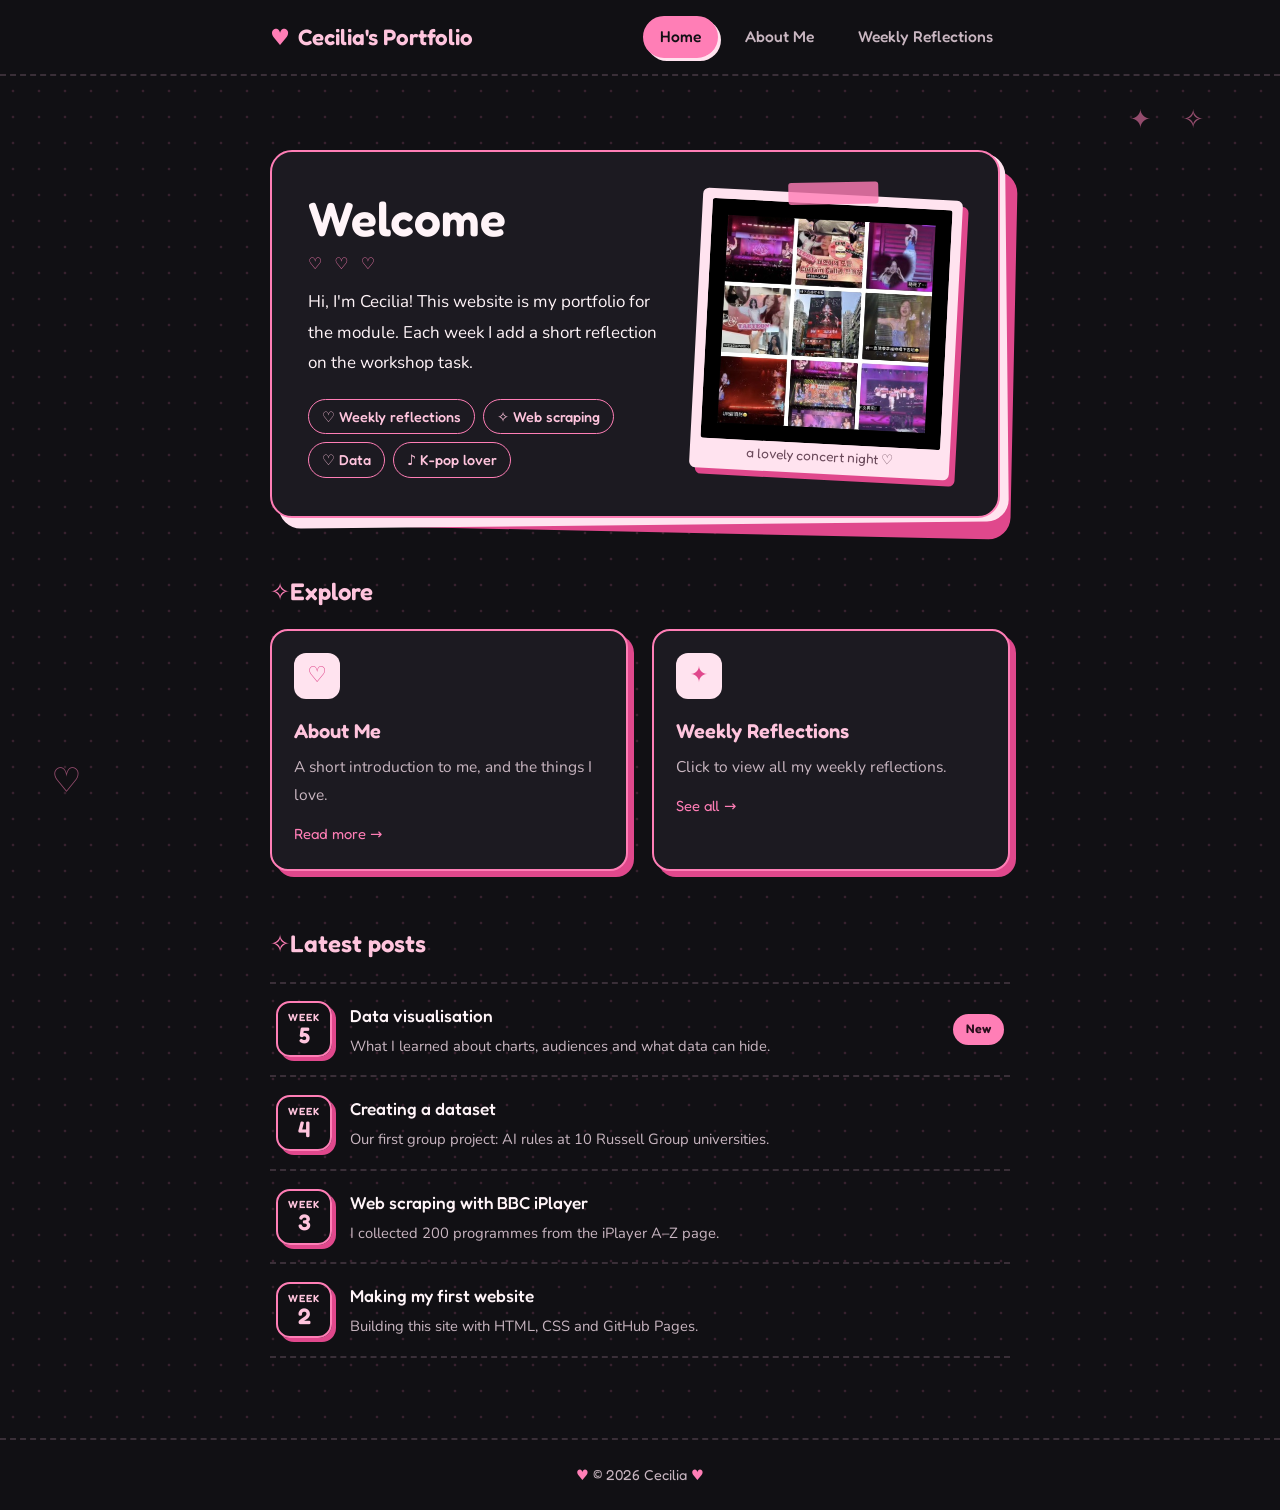
<file: index.html>
<!DOCTYPE html>
<html lang="en">
<head>
  <meta charset="UTF-8">
  <meta name="viewport" content="width=device-width, initial-scale=1">
  <title>Cecilia's Portfolio</title>
  <link rel="stylesheet" href="style.css">
  <style>
    /* ---------- Home page only: layered paper look ---------- */
    .hero-wrap { position: relative; margin: 18px 10px 0 0; }
    .hero-wrap::before, .hero-wrap::after {
      content: ""; position: absolute; inset: 0; border-radius: 22px;
    }
    .hero-wrap::before { background: var(--pink-deep); transform: translate(14px, 14px) rotate(1.2deg); }
    .hero-wrap::after  { background: var(--pink-pale); transform: translate(7px, 7px) rotate(-0.6deg); }
    .hero {
      position: relative; z-index: 1;
      display: grid; grid-template-columns: 1.3fr 1fr; gap: 28px; align-items: center;
      padding: 38px 36px;
      border-radius: 22px;
      background: var(--card);
      border: 2px solid var(--pink);
    }
    .hero h1 { margin-bottom: 14px; }
    .hero p { font-size: 1.06rem; margin: 0 0 20px; }
    .hero .tags { display: flex; flex-wrap: wrap; gap: 8px; }
    .hero .tag {
      font-family: var(--round); font-weight: 500; font-size: 0.9rem;
      padding: 4px 13px; border-radius: 999px;
      border: 1.5px solid var(--pink); color: var(--pink-light);
    }
    .hero .photo {
      position: relative; justify-self: center;
      background: var(--pink-pale); padding: 10px 10px 30px; border-radius: 6px;
      transform: rotate(3deg);
      box-shadow: 6px 6px 0 var(--pink-deep);
      max-width: 260px;
    }
    .hero .photo::before {
      content: ""; position: absolute; top: -12px; left: 50%;
      width: 90px; height: 22px; transform: translateX(-50%) rotate(-4deg);
      background: rgba(255, 126, 182, 0.8); border-radius: 3px;
    }
    .hero .photo img { border: none; border-radius: 3px; aspect-ratio: 1/1; object-fit: contain; width: 100%; background: #000; padding: 16px; box-sizing: border-box; }
    .hero .photo span {
      position: absolute; left: 0; right: 0; bottom: 6px; text-align: center;
      font-family: var(--round); font-size: 0.85rem; color: #6b4a5b;
    }

    .section-title { margin-top: 3.2rem; }

    /* explore cards */
    .explore { display: grid; grid-template-columns: repeat(auto-fit, minmax(240px, 1fr)); gap: 24px; margin-top: 1rem; }
    .tile {
      display: block; text-decoration: none; color: var(--text);
      background: var(--card); border: 2px solid var(--pink); border-radius: 18px;
      padding: 22px 22px 20px;
      box-shadow: 6px 6px 0 var(--pink-deep);
      transition: transform 0.2s, box-shadow 0.2s;
    }
    .tile:hover { transform: translate(-3px, -3px); box-shadow: 9px 9px 0 var(--pink-deep); color: var(--text); }
    .tile .icon {
      width: 46px; height: 46px; border-radius: 12px; margin-bottom: 14px;
      display: flex; align-items: center; justify-content: center;
      background: var(--pink-pale); color: var(--pink-deep); font-size: 22px;
    }
    .tile h3 { font-family: var(--round); font-weight: 600; margin: 0 0 4px; font-size: 1.25rem; color: var(--pink-light); }
    .tile p { margin: 0; color: var(--muted); font-size: 0.97rem; }
    .tile .go { display: inline-block; margin-top: 12px; font-family: var(--round); color: var(--pink); font-size: 0.92rem; }

    /* latest posts */
    .posts { margin-top: 1rem; border-top: 2px dashed var(--border); }
    .post {
      display: flex; align-items: center; gap: 18px;
      text-decoration: none; color: var(--text);
      padding: 16px 6px; border-bottom: 2px dashed var(--border);
      transition: padding 0.2s;
    }
    .post:hover { padding-left: 14px; color: var(--text); }
    .post .week {
      flex: 0 0 auto; width: 56px; height: 56px; border-radius: 14px;
      display: flex; flex-direction: column; align-items: center; justify-content: center;
      font-family: var(--round); font-weight: 600; line-height: 1.05;
      border: 2px solid var(--pink); color: var(--pink-light);
      box-shadow: 4px 4px 0 var(--pink-deep);
    }
    .post .week small { font-size: 0.65rem; letter-spacing: 0.08em; }
    .post .week span { font-size: 1.4rem; }
    .post h3 { font-family: var(--round); font-weight: 500; margin: 0 0 2px; font-size: 1.08rem; }
    .post p { margin: 0; color: var(--muted); font-size: 0.92rem; }
    .post .new {
      margin-left: auto; flex: 0 0 auto;
      font-family: var(--round); font-size: 0.78rem; font-weight: 600;
      padding: 4px 13px; border-radius: 999px; background: var(--pink); color: #2a0f1d;
    }

    @media (max-width: 640px) {
      .hero { grid-template-columns: 1fr; padding: 30px 22px; }
      .hero .photo { max-width: 200px; }
      .post .new { display: none; }
    }
  </style>
</head>
<body>
  <header>
    <div class="wrap">
      <a class="site-title" href="index.html">Cecilia's Portfolio</a>
      <nav>
        <a class="active" href="index.html">Home</a>
        <a href="about.html">About Me</a>
        <a href="reflections.html">Weekly Reflections</a>
      </nav>
    </div>
  </header>

  <main class="wrap">
    <div class="hero-wrap">
      <section class="hero">
        <div>
          <h1>Welcome</h1>
          <p>Hi, I'm Cecilia! This website is my portfolio for the module. Each week I add a short reflection on the workshop task.</p>
          <div class="tags">
            <span class="tag">&#9825; Weekly reflections</span>
            <span class="tag">&#10023; Web scraping</span>
            <span class="tag">&#9825; Data</span>
            <span class="tag">&#9834; K-pop lover</span>
          </div>
        </div>
        <div class="photo">
          <img src="images/home-grid.jpg" alt="Nine photos from my trip to Taeyeon's concert">
          <span>a lovely concert night &#9825;</span>
        </div>
      </section>
    </div>

    <h2 class="section-title">Explore</h2>
    <div class="explore">
      <a class="tile" href="about.html">
        <div class="icon">&#9825;</div>
        <h3>About Me</h3>
        <p>A short introduction to me, and the things I love.</p>
        <span class="go">Read more &rarr;</span>
      </a>
      <a class="tile" href="reflections.html">
        <div class="icon">&#10022;</div>
        <h3>Weekly Reflections</h3>
        <p>Click to view all my weekly reflections.</p>
        <span class="go">See all &rarr;</span>
      </a>
    </div>
      </a>
    </div>

    <h2 class="section-title">Latest posts</h2>
    <div class="posts">
      <a class="post" href="week-05.html">
        <div class="week"><small>WEEK</small><span>5</span></div>
        <div>
          <h3>Data visualisation</h3>
          <p>What I learned about charts, audiences and what data can hide.</p>
        </div>
        <span class="new">New</span>
      </a>
      <a class="post" href="week-04.html">
        <div class="week"><small>WEEK</small><span>4</span></div>
        <div>
          <h3>Creating a dataset</h3>
          <p>Our first group project: AI rules at 10 Russell Group universities.</p>
        </div>
      </a>
      <a class="post" href="week-03.html">
        <div class="week"><small>WEEK</small><span>3</span></div>
        <div>
          <h3>Web scraping with BBC iPlayer</h3>
          <p>I collected 200 programmes from the iPlayer A&ndash;Z page.</p>
        </div>
      </a>
      <a class="post" href="week-02.html">
        <div class="week"><small>WEEK</small><span>2</span></div>
        <div>
          <h3>Making my first website</h3>
          <p>Building this site with HTML, CSS and GitHub Pages.</p>
        </div>
      </a>
    </div>
  </main>

  <footer>
    <div class="wrap">&copy; 2026 Cecilia</div>
  </footer>
</body>
</html>
</file>
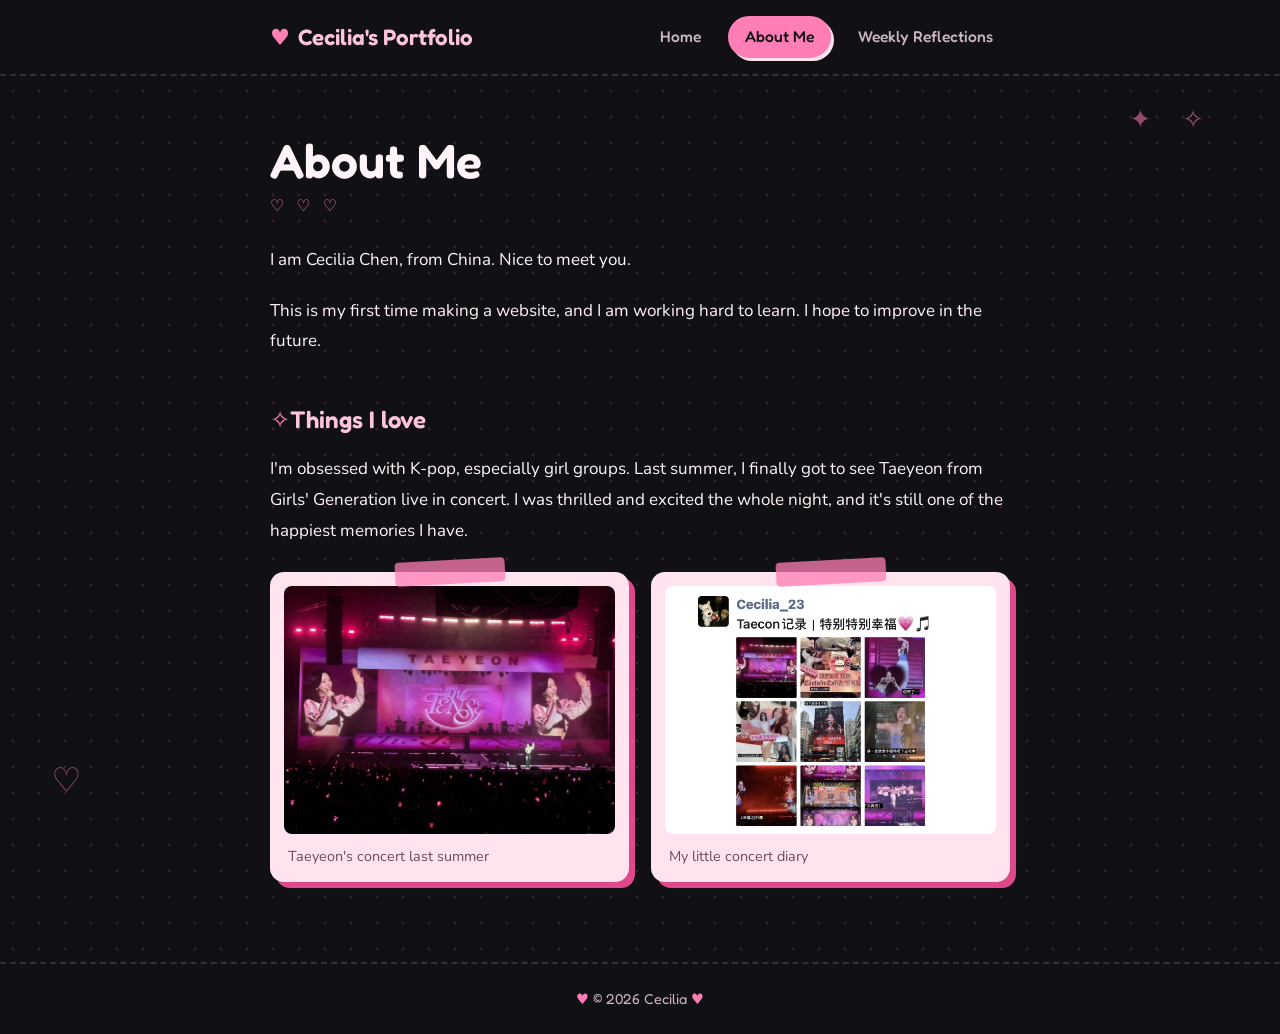
<file: about.html>
<!DOCTYPE html>
<html lang="en">
<head>
  <meta charset="UTF-8">
  <meta name="viewport" content="width=device-width, initial-scale=1">
  <title>About Me | Cecilia's Portfolio</title>
  <link rel="stylesheet" href="style.css">
</head>
<body>
  <header>
    <div class="wrap">
      <a class="site-title" href="index.html">Cecilia's Portfolio</a>
      <nav>
        <a href="index.html">Home</a>
        <a class="active" href="about.html">About Me</a>
        <a href="reflections.html">Weekly Reflections</a>
      </nav>
    </div>
  </header>

  <main class="wrap">
    <h1>About Me</h1>
    <p>
      I am Cecilia Chen, from China. Nice to meet you.
    </p>
    <p>
      This is my first time making a website, and I am working hard to learn.
      I hope to improve in the future.
    </p>

    <h2>Things I love</h2>
    <p>
      I'm obsessed with K-pop, especially girl groups. Last summer, I finally
      got to see Taeyeon from Girls' Generation live in concert. I was thrilled
      and excited the whole night, and it's still one of the happiest memories
      I have.
    </p>

    <div style="display:grid; grid-template-columns:repeat(auto-fit, minmax(260px, 1fr)); gap:22px; margin-top:1.6rem;">
      <figure style="margin:0; transform:none;">
        <img src="images/about-concert.jpg" style="width:100%; aspect-ratio:4/3; object-fit:cover;" alt="Taeyeon on stage at her concert, with big pink screens and the audience holding pink light sticks">
        <figcaption>Taeyeon's concert last summer</figcaption>
      </figure>
      <figure style="margin:0; transform:none;">
        <img src="images/about-concert-memories.jpg" style="width:100%; aspect-ratio:4/3; object-fit:cover;" alt="A collage of my photos from the concert trip">
        <figcaption>My little concert diary</figcaption>
      </figure>
    </div>
  </main>

  <footer>
    <div class="wrap">&copy; 2026 Cecilia</div>
  </footer>
</body>
</html>
</file>
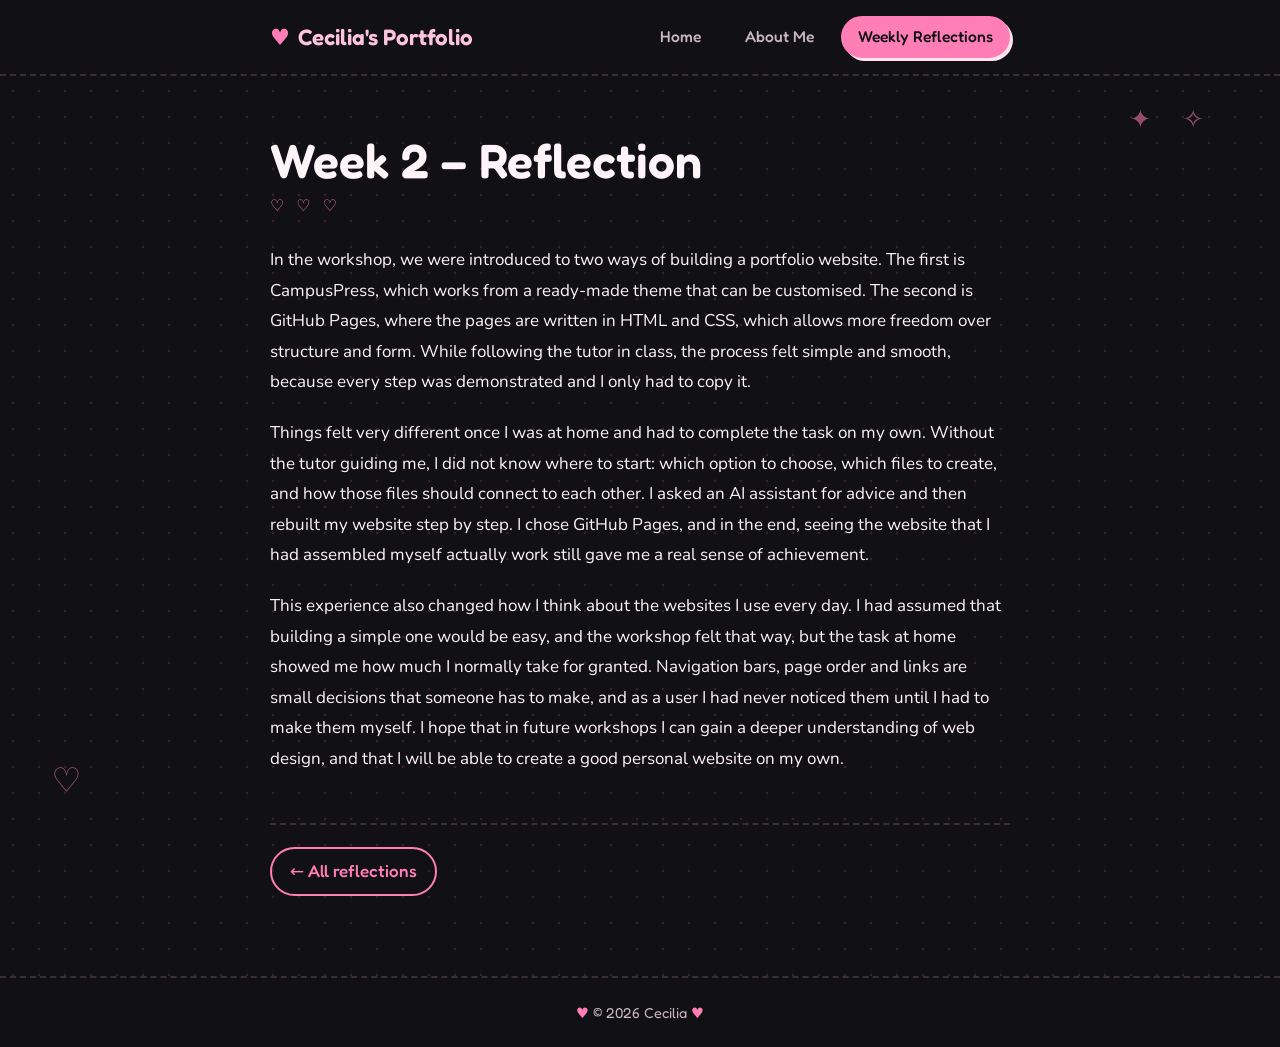
<file: week-02.html>
<!DOCTYPE html>
<html lang="en">
<head>
  <meta charset="UTF-8">
  <meta name="viewport" content="width=device-width, initial-scale=1">
  <title>Week 2 Reflection | Cecilia's Portfolio</title>
  <link rel="stylesheet" href="style.css">
</head>
<body>
  <header>
    <div class="wrap">
      <a class="site-title" href="index.html">Cecilia's Portfolio</a>
      <nav>
        <a href="index.html">Home</a>
        <a href="about.html">About Me</a>
        <a class="active" href="reflections.html">Weekly Reflections</a>
      </nav>
    </div>
  </header>

  <main class="wrap">
    <h1>Week 2 &ndash; Reflection</h1>

    <p>
      In the workshop, we were introduced to two ways of building a portfolio
      website. The first is CampusPress, which works from a ready-made theme
      that can be customised. The second is GitHub Pages, where the pages are
      written in HTML and CSS, which allows more freedom over structure and
      form. While following the tutor in class, the process felt simple and
      smooth, because every step was demonstrated and I only had to copy it.
    </p>
    <p>
      Things felt very different once I was at home and had to complete the
      task on my own. Without the tutor guiding me, I did not know where to
      start: which option to choose, which files to create, and how those files
      should connect to each other. I asked an AI assistant for advice and then
      rebuilt my website step by step. I chose GitHub Pages, and in the end,
      seeing the website that I had assembled myself actually work still gave me
      a real sense of achievement.
    </p>
    <p>
      This experience also changed how I think about the websites I use every
      day. I had assumed that building a simple one would be easy, and the
      workshop felt that way, but the task at home showed me how much I
      normally take for granted. Navigation bars, page order and links are
      small decisions that someone has to make, and as a user I had never
      noticed them until I had to make them myself. I hope that in future
      workshops I can gain a deeper understanding of web design, and that I
      will be able to create a good personal website on my own.
    </p>

    <!-- Optional screenshot: put the image in an "images" folder, then uncomment.
    <figure>
      <img src="images/week02-screenshot.png" alt="Screenshot of my portfolio home page">
      <figcaption>Figure 1: The home page of my portfolio website.</figcaption>
    </figure>
    -->

    <div class="post-nav">
      <a href="reflections.html">&larr; All reflections</a>
      <span></span>
    </div>
  </main>

  <footer>
    <div class="wrap">&copy; 2026 Cecilia</div>
  </footer>
</body>
</html>
</file>
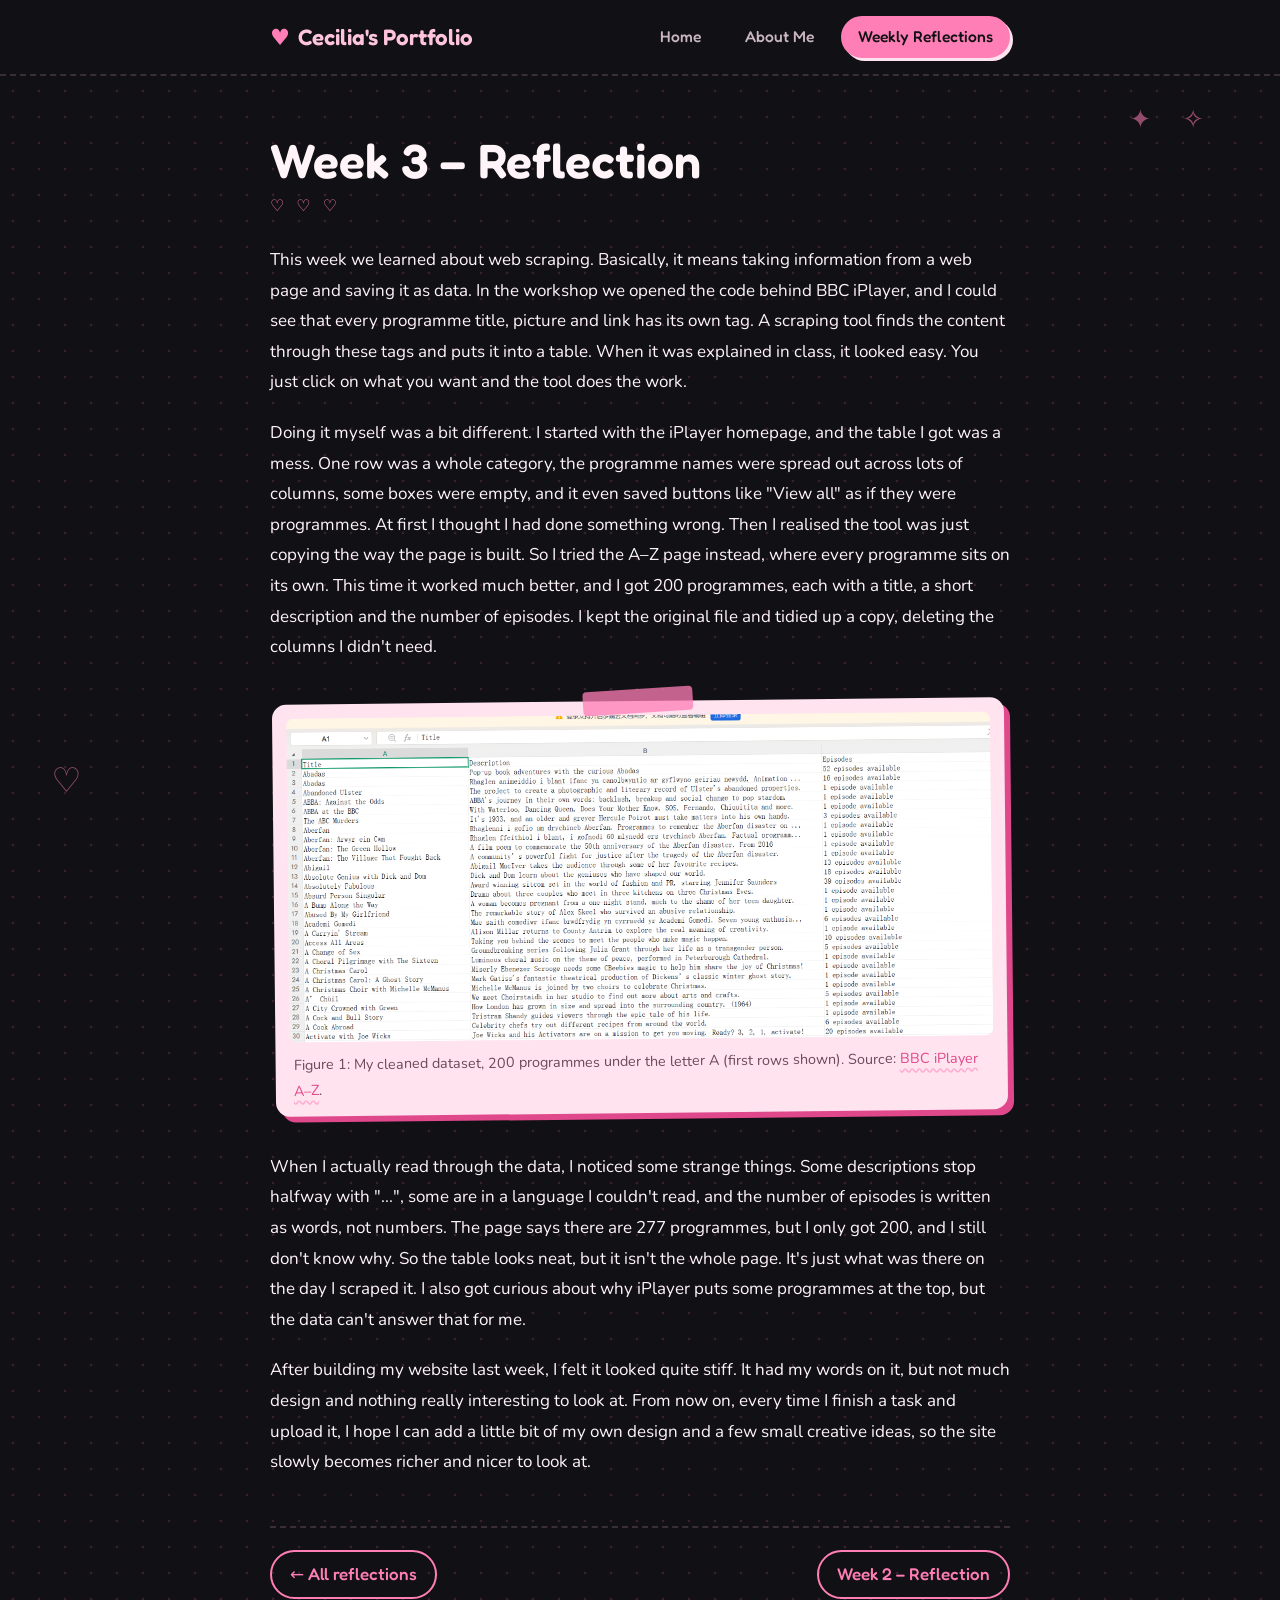
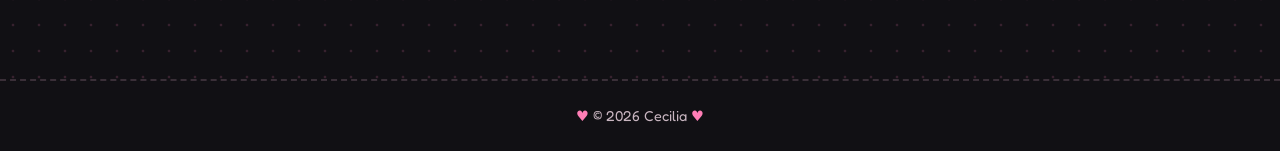
<file: week-03.html>
<!DOCTYPE html>
<html lang="en">
<head>
  <meta charset="UTF-8">
  <meta name="viewport" content="width=device-width, initial-scale=1">
  <title>Week 3 Reflection | Cecilia's Portfolio</title>
  <link rel="stylesheet" href="style.css">
</head>
<body>
  <header>
    <div class="wrap">
      <a class="site-title" href="index.html">Cecilia's Portfolio</a>
      <nav>
        <a href="index.html">Home</a>
        <a href="about.html">About Me</a>
        <a class="active" href="reflections.html">Weekly Reflections</a>
      </nav>
    </div>
  </header>

  <main class="wrap">
    <h1>Week 3 &ndash; Reflection</h1>

    <p>
      This week we learned about web scraping. Basically, it means taking
      information from a web page and saving it as data. In the workshop we
      opened the code behind BBC iPlayer, and I could see that every programme
      title, picture and link has its own tag. A scraping tool finds the
      content through these tags and puts it into a table. When it was
      explained in class, it looked easy. You just click on what you want and
      the tool does the work.
    </p>
    <p>
      Doing it myself was a bit different. I started with the iPlayer
      homepage, and the table I got was a mess. One row was a whole category,
      the programme names were spread out across lots of columns, some boxes
      were empty, and it even saved buttons like "View all" as if they were
      programmes. At first I thought I had done something wrong. Then I
      realised the tool was just copying the way the page is built. So I tried
      the A&ndash;Z page instead, where every programme sits on its own. This
      time it worked much better, and I got 200 programmes, each with a title,
      a short description and the number of episodes. I kept the original file
      and tidied up a copy, deleting the columns I didn't need.
    </p>

    <figure>
      <img src="images/week-03-data.png" alt="Spreadsheet of my scraped BBC iPlayer A to Z data with three columns, Title, Description and Episodes. The first rows include Abadas, Abandoned Ulster and ABBA: Against the Odds.">
      <figcaption>Figure 1: My cleaned dataset, 200 programmes under the letter A (first rows shown). Source: <a href="https://www.bbc.co.uk/iplayer/a-z/a">BBC iPlayer A&ndash;Z</a>.</figcaption>
    </figure>

    <p>
      When I actually read through the data, I noticed some strange things.
      Some descriptions stop halfway with "...", some are in a language I
      couldn't read, and the number of episodes is written as words, not
      numbers. The page says there are 277 programmes, but I only got 200, and
      I still don't know why. So the table looks neat, but it isn't the whole
      page. It's just what was there on the day I scraped it. I also got
      curious about why iPlayer puts some programmes at the top, but the data
      can't answer that for me.
    </p>
    <p>
      After building my website last week, I felt it looked quite stiff. It
      had my words on it, but not much design and nothing really interesting to
      look at. From now on, every time I finish a task and upload it, I hope I
      can add a little bit of my own design and a few small creative ideas, so
      the site slowly becomes richer and nicer to look at.
    </p>

    <div class="post-nav">
      <a href="reflections.html">&larr; All reflections</a>
      <a href="week-02.html">Week 2 &ndash; Reflection</a>
    </div>
  </main>

  <footer>
    <div class="wrap">&copy; 2026 Cecilia</div>
  </footer>
</body>
</html>
</file>
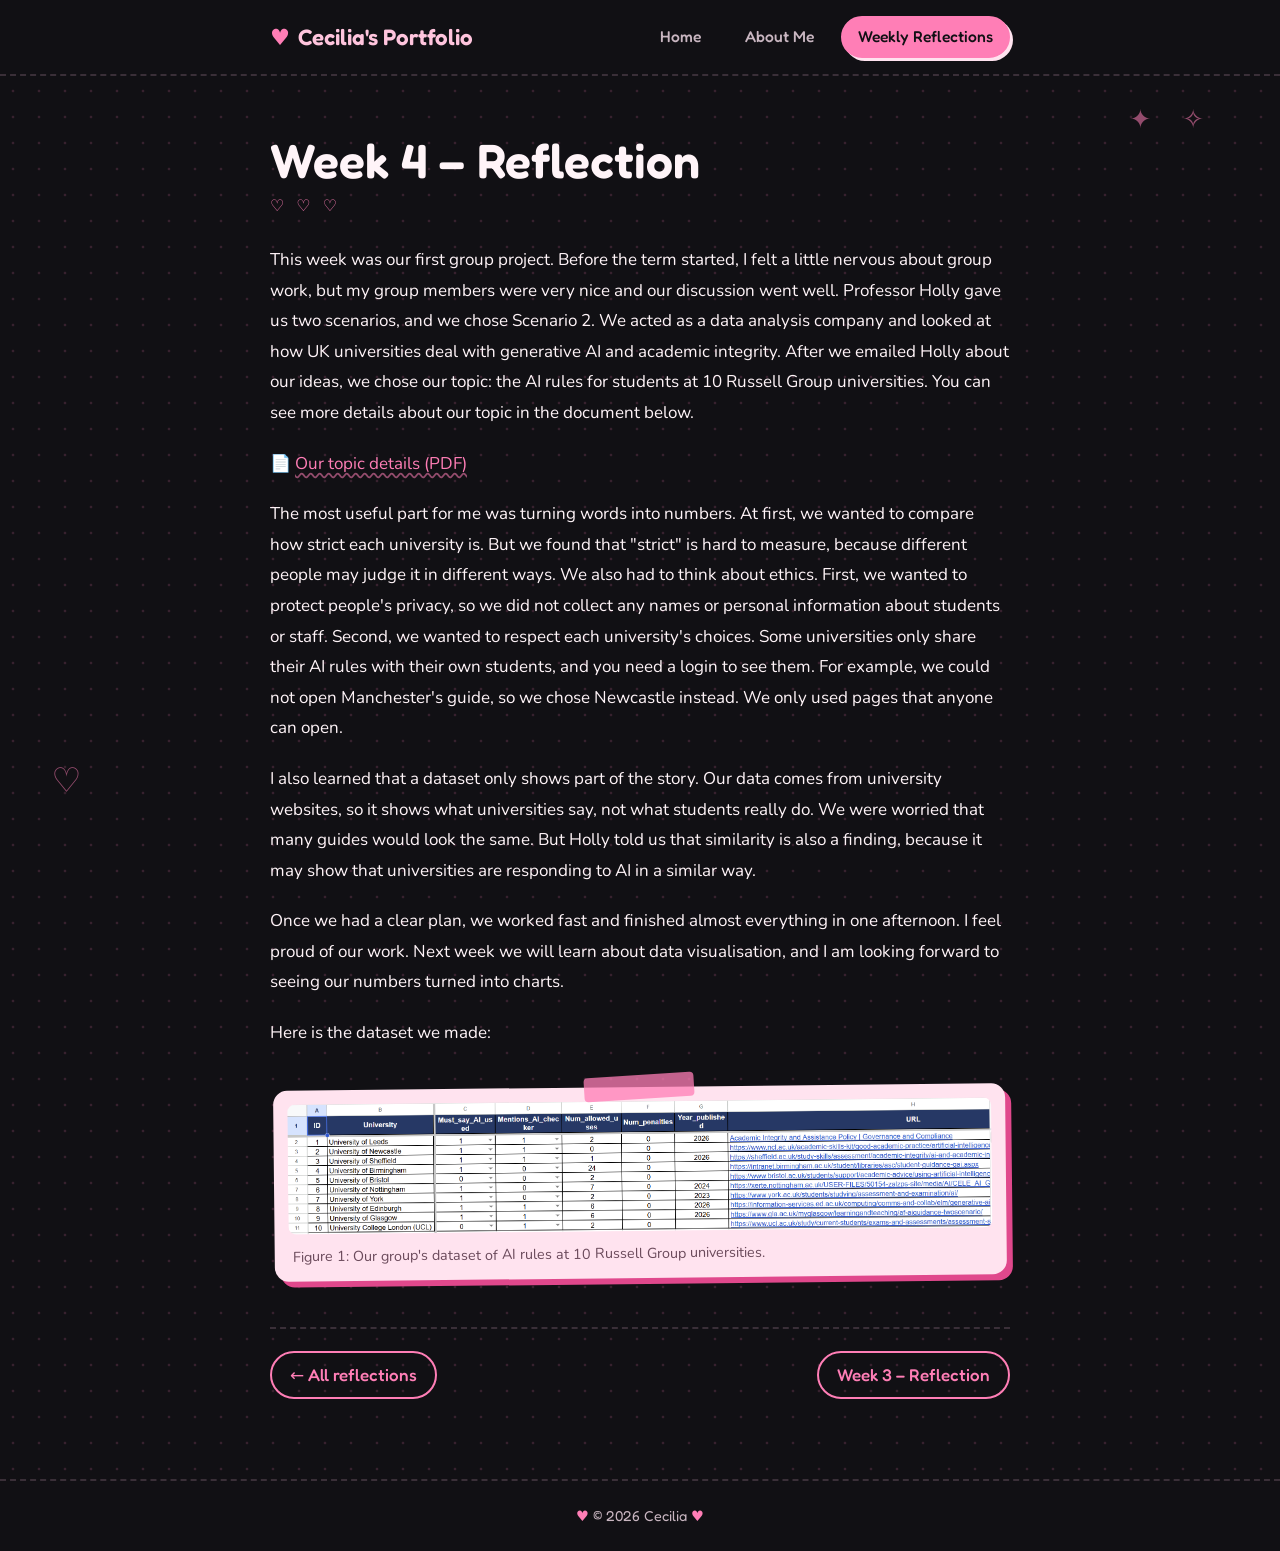
<file: week-04.html>
<!DOCTYPE html>
<html lang="en">
<head>
  <meta charset="UTF-8">
  <meta name="viewport" content="width=device-width, initial-scale=1">
  <title>Week 4 Reflection | Cecilia's Portfolio</title>
  <link rel="stylesheet" href="style.css">
</head>
<body>
  <header>
    <div class="wrap">
      <a class="site-title" href="index.html">Cecilia's Portfolio</a>
      <nav>
        <a href="index.html">Home</a>
        <a href="about.html">About Me</a>
        <a class="active" href="reflections.html">Weekly Reflections</a>
      </nav>
    </div>
  </header>

  <main class="wrap">
    <h1>Week 4 &ndash; Reflection</h1>

    <p>
      This week was our first group project. Before the term started, I felt a
      little nervous about group work, but my group members were very nice and
      our discussion went well. Professor Holly gave us two scenarios, and we
      chose Scenario 2. We acted as a data analysis company and looked at how
      UK universities deal with generative AI and academic integrity. After we
      emailed Holly about our ideas, we chose our topic: the AI rules for
      students at 10 Russell Group universities. You can see more details about
      our topic in the document below.
    </p>
    <p>
      &#128196; <a href="files/topic2-details.pdf" target="_blank">Our topic details (PDF)</a>
    </p>
    <p>
      The most useful part for me was turning words into numbers. At first, we
      wanted to compare how strict each university is. But we found that
      "strict" is hard to measure, because different people may judge it in
      different ways. We also had to think about ethics. First, we wanted to
      protect people's privacy, so we did not collect any names or personal
      information about students or staff. Second, we wanted to respect each
      university's choices. Some universities only share their AI rules with
      their own students, and you need a login to see them. For example, we
      could not open Manchester's guide, so we chose Newcastle instead. We
      only used pages that anyone can open.
    </p>
    <p>
      I also learned that a dataset only shows part of the story. Our data
      comes from university websites, so it shows what universities say, not
      what students really do. We were worried that many guides would look the
      same. But Holly told us that similarity is also a finding, because it may
      show that universities are responding to AI in a similar way.
    </p>
    <p>
      Once we had a clear plan, we worked fast and finished almost everything
      in one afternoon. I feel proud of our work. Next week we will learn about
      data visualisation, and I am looking forward to seeing our numbers turned
      into charts.
    </p>

    <!-- Dataset screenshot: upload the image as images/week-04-dataset.png
         and it will appear here automatically. Until then this part stays hidden. -->
    <div id="dataset">
      <p>Here is the dataset we made:</p>
      <figure>
        <img src="images/week-04-dataset.png"
             alt="Our group's spreadsheet of AI rules for students at 10 Russell Group universities"
             onerror="document.getElementById('dataset').style.display='none'">
        <figcaption>Figure 1: Our group's dataset of AI rules at 10 Russell Group universities.</figcaption>
      </figure>
    </div>

    <div class="post-nav">
      <a href="reflections.html">&larr; All reflections</a>
      <a href="week-03.html">Week 3 &ndash; Reflection</a>
    </div>
  </main>

  <footer>
    <div class="wrap">&copy; 2026 Cecilia</div>
  </footer>
</body>
</html>
</file>
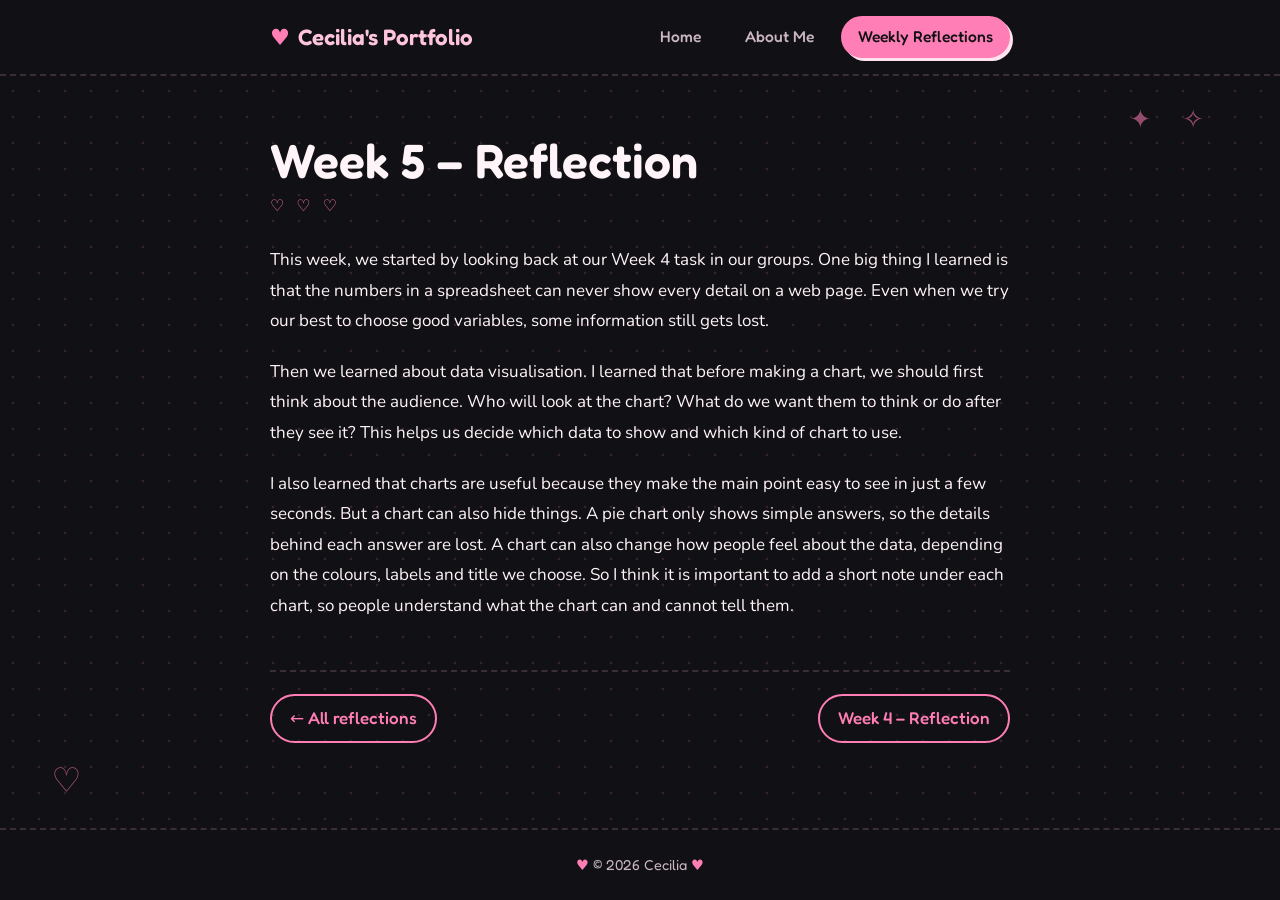
<file: week-05.html>
<!DOCTYPE html>
<html lang="en">
<head>
  <meta charset="UTF-8">
  <meta name="viewport" content="width=device-width, initial-scale=1">
  <title>Week 5 Reflection | Cecilia's Portfolio</title>
  <link rel="stylesheet" href="style.css">
</head>
<body>
  <header>
    <div class="wrap">
      <a class="site-title" href="index.html">Cecilia's Portfolio</a>
      <nav>
        <a href="index.html">Home</a>
        <a href="about.html">About Me</a>
        <a class="active" href="reflections.html">Weekly Reflections</a>
      </nav>
    </div>
  </header>

  <main class="wrap">
    <h1>Week 5 &ndash; Reflection</h1>

    <p>
      This week, we started by looking back at our Week 4 task in our groups.
      One big thing I learned is that the numbers in a spreadsheet can never
      show every detail on a web page. Even when we try our best to choose good
      variables, some information still gets lost.
    </p>
    <p>
      Then we learned about data visualisation. I learned that before making a
      chart, we should first think about the audience. Who will look at the
      chart? What do we want them to think or do after they see it? This helps
      us decide which data to show and which kind of chart to use.
    </p>
    <p>
      I also learned that charts are useful because they make the main point
      easy to see in just a few seconds. But a chart can also hide things. A
      pie chart only shows simple answers, so the details behind each answer
      are lost. A chart can also change how people feel about the data,
      depending on the colours, labels and title we choose. So I think it is
      important to add a short note under each chart, so people understand
      what the chart can and cannot tell them.
    </p>

    <div class="post-nav">
      <a href="reflections.html">&larr; All reflections</a>
      <a href="week-04.html">Week 4 &ndash; Reflection</a>
    </div>
  </main>

  <footer>
    <div class="wrap">&copy; 2026 Cecilia</div>
  </footer>
</body>
</html>
</file>
<file: style.css>
/* Portfolio stylesheet: cute black and pink */
@import url("https://fonts.googleapis.com/css2?family=Fredoka:wght@500;600&family=Nunito:wght@400;600;700&display=swap");

:root {
  --bg: #111014;
  --card: #1c1a21;
  --text: #fff4f8;
  --muted: #c9b6c1;
  --pink: #ff7eb6;
  --pink-light: #ffc4dd;
  --pink-pale: #ffe3ef;
  --pink-deep: #e0488c;
  --border: #3a2f38;
  --round: "Fredoka", "Nunito", "Varela Round", "Segoe UI", system-ui, sans-serif;
}

* { box-sizing: border-box; }

body {
  margin: 0;
  font-family: "Nunito", "Segoe UI", system-ui, sans-serif;
  font-size: 17px;
  line-height: 1.8;
  color: var(--text);
  background-color: var(--bg);
  /* tiny pink polka dots */
  background-image: radial-gradient(rgba(255, 126, 182, 0.16) 1.5px, transparent 1.6px);
  background-size: 26px 26px;
  min-height: 100vh;
  display: flex;
  flex-direction: column;
}

/* floating sparkles in the corners */
body::before,
body::after {
  position: fixed;
  z-index: 0;
  color: var(--pink);
  pointer-events: none;
  opacity: 0.55;
  font-family: var(--round);
}
body::before { content: "\2726  \2727"; top: 96px; right: 5vw; font-size: 26px; letter-spacing: 12px; }
body::after  { content: "\2661"; bottom: 90px; left: 4vw; font-size: 34px; }

::selection { background: var(--pink); color: var(--bg); }

header, main, footer { position: relative; z-index: 1; }

/* Header */
header {
  background: var(--bg);
  border-bottom: 2px dashed var(--border);
}

.wrap {
  max-width: 780px;
  width: 100%;
  margin: 0 auto;
  padding: 0 20px;
}

header .wrap {
  display: flex;
  flex-wrap: wrap;
  align-items: center;
  justify-content: space-between;
  gap: 10px;
  padding-top: 16px;
  padding-bottom: 16px;
}

.site-title {
  font-family: var(--round);
  font-weight: 600;
  font-size: 1.4rem;
  color: var(--pink-light);
  text-decoration: none;
}

.site-title::before {
  content: "\2665";
  display: inline-block;
  margin-right: 8px;
  color: var(--pink);
  transition: transform 0.3s;
}

.site-title:hover::before { transform: scale(1.3) rotate(-12deg); }

nav a {
  display: inline-block;
  margin-left: 6px;
  padding: 5px 15px;
  border: 2px solid transparent;
  border-radius: 999px;
  color: var(--muted);
  text-decoration: none;
  font-family: var(--round);
  font-weight: 500;
  font-size: 0.98rem;
  transition: transform 0.2s, color 0.2s, border-color 0.2s;
}

nav a:hover { color: var(--pink-light); border-color: var(--pink); transform: translateY(-2px); }

nav a.active {
  color: var(--bg);
  background: var(--pink);
  border-color: var(--pink);
  box-shadow: 3px 3px 0 var(--pink-pale);
}

/* Main */
main { flex: 1; }
main.wrap { padding-top: 56px; padding-bottom: 80px; }

h1 {
  font-family: var(--round);
  font-weight: 600;
  font-size: clamp(2.2rem, 6vw, 3rem);
  line-height: 1.2;
  margin: 0 0 30px;
  color: var(--text);
}

h1::after {
  content: "\2661  \2661  \2661";
  display: block;
  margin-top: 6px;
  font-size: 1rem;
  letter-spacing: 4px;
  color: var(--pink);
}

h2 {
  font-family: var(--round);
  font-weight: 600;
  font-size: 1.5rem;
  margin: 2.6rem 0 0.8rem;
  color: var(--pink-light);
}

h2::before { content: "\2727 "; color: var(--pink); }

p { margin: 0 0 1.25rem; }

a {
  color: var(--pink);
  text-decoration: underline wavy rgba(255, 126, 182, 0.55);
  text-underline-offset: 4px;
}
a:hover { color: var(--pink-light); }

ol, ul { padding-left: 1.4rem; }
li::marker { color: var(--pink); font-weight: 700; }

/* Reflection list: cute cards */
.post-list { list-style: none; padding: 0; display: grid; gap: 18px; }

.post-list li {
  position: relative;
  padding: 18px 22px;
  background: var(--card);
  border: 2px solid var(--pink);
  border-radius: 20px;
  box-shadow: 5px 5px 0 var(--pink-deep);
  transition: transform 0.2s, box-shadow 0.2s;
}

.post-list li::after {
  content: "\2726";
  position: absolute;
  top: 12px;
  right: 18px;
  color: var(--pink-light);
}

.post-list li:hover { transform: translate(-2px, -2px); box-shadow: 8px 8px 0 var(--pink-deep); }

.post-list .date {
  display: inline-block;
  padding: 1px 12px;
  margin-bottom: 4px;
  border-radius: 999px;
  background: var(--pink-pale);
  color: var(--pink-deep);
  font-family: var(--round);
  font-weight: 600;
  font-size: 0.85rem;
}

.post-list a {
  color: var(--text);
  text-decoration: none;
  font-family: var(--round);
  font-weight: 500;
  font-size: 1.12rem;
}

.post-list a:hover { color: var(--pink-light); }

.meta { color: var(--muted); font-size: 0.95rem; }

/* Images: a polaroid with tape */
img {
  max-width: 100%;
  height: auto;
  display: block;
  border-radius: 8px;
}

figure {
  position: relative;
  margin: 2.4rem 4px;
  padding: 14px 14px 10px;
  background: var(--pink-pale);
  border-radius: 14px;
  transform: rotate(-0.6deg);
  box-shadow: 6px 6px 0 var(--pink-deep);
}

figure::before {
  content: "";
  position: absolute;
  top: -12px;
  left: 50%;
  width: 110px;
  height: 24px;
  transform: translateX(-50%) rotate(-3deg);
  background: rgba(255, 126, 182, 0.75);
  border-radius: 4px;
}

figcaption {
  color: #6b4a5b;
  font-size: 0.9rem;
  margin: 10px 4px 2px;
}

figcaption a { color: var(--pink-deep); }

/* Previous / next links */
.post-nav {
  display: flex;
  justify-content: space-between;
  flex-wrap: wrap;
  gap: 12px;
  margin-top: 3rem;
  padding-top: 1.4rem;
  border-top: 2px dashed var(--border);
}

.post-nav a {
  padding: 7px 18px;
  border: 2px solid var(--pink);
  border-radius: 999px;
  text-decoration: none;
  font-family: var(--round);
  font-weight: 500;
  transition: transform 0.2s, background 0.2s, color 0.2s;
}

.post-nav a:hover { background: var(--pink); color: var(--bg); transform: translateY(-2px); }

/* Footer */
footer {
  border-top: 2px dashed var(--border);
  background: var(--bg);
  color: var(--muted);
  font-size: 0.9rem;
  padding: 22px 0;
  text-align: center;
  font-family: var(--round);
}

footer .wrap::before { content: "\2665  "; color: var(--pink); }
footer .wrap::after  { content: "  \2665"; color: var(--pink); }

@media (max-width: 560px) {
  header .wrap { justify-content: center; }
  nav a { margin-left: 2px; padding: 4px 11px; }
  main.wrap { padding-top: 36px; }
  body::before, body::after { display: none; }
  figure { transform: none; }
}
</file>
